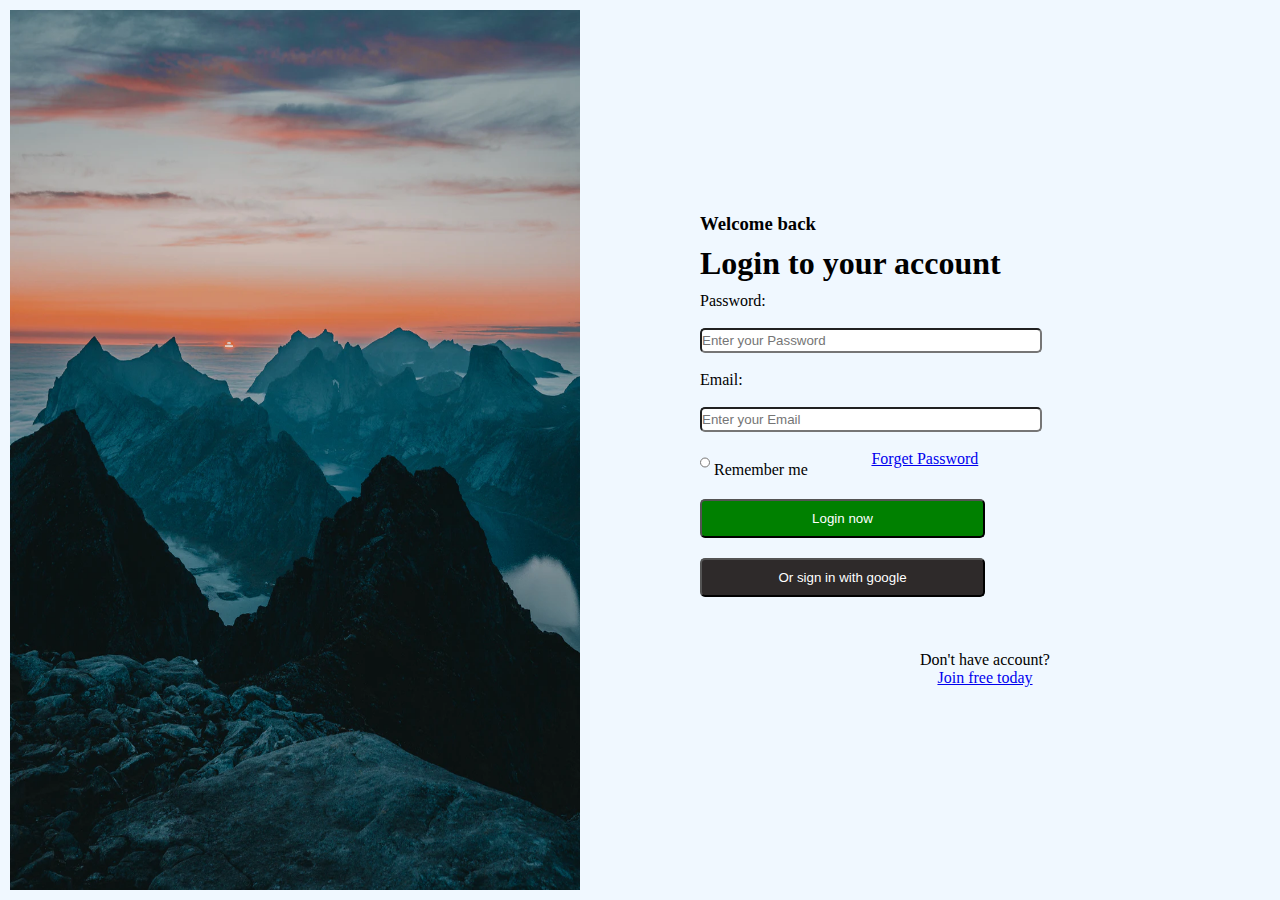
<file: index.html>
<!DOCTYPE html>
<html lang="en">

<head>
    <link rel="stylesheet" href="style.css">
    <script src="script.js"></script>
    <meta charset="UTF-8">
    <meta name="viewport" content="width=device-width, initial-scale=1.0">
    <title>Login Page</title>
</head>

<body>
    <div id="container">
        <div id="box1">
            <img src="image.png" alt="IMAGE">
        </div>
        <div id="box2">
            <h3>Welcome back</h3>
            <h1>Login to your account</h1>

            <form>
                <label for="pass">Password:</label><br>
                <input type="text" id="pass" name="pass" placeholder="Enter your Password"><br>

                <label for="pass">Email:</label><br>
                <input type="text" id="email" name="email" placeholder="Enter your Email"><br>

                <div id="box3">
                    <span>
                    <input type="radio" id="Remember" name="Remember">
                    <label for="Remember">Remember me</label>
                </span>

                    <a href="#">Forget Password</a><br>
                </div>

                <button id="login" onclick=verify()>Login now</button>

                <button id="sign-in">Or sign in with google</button>
                <br><br><br>

                <span>Don't have account? </span>
                <a href="#">Join free today</a>
            </form>
        </div>
    </div>
</body>



</html>
</file>
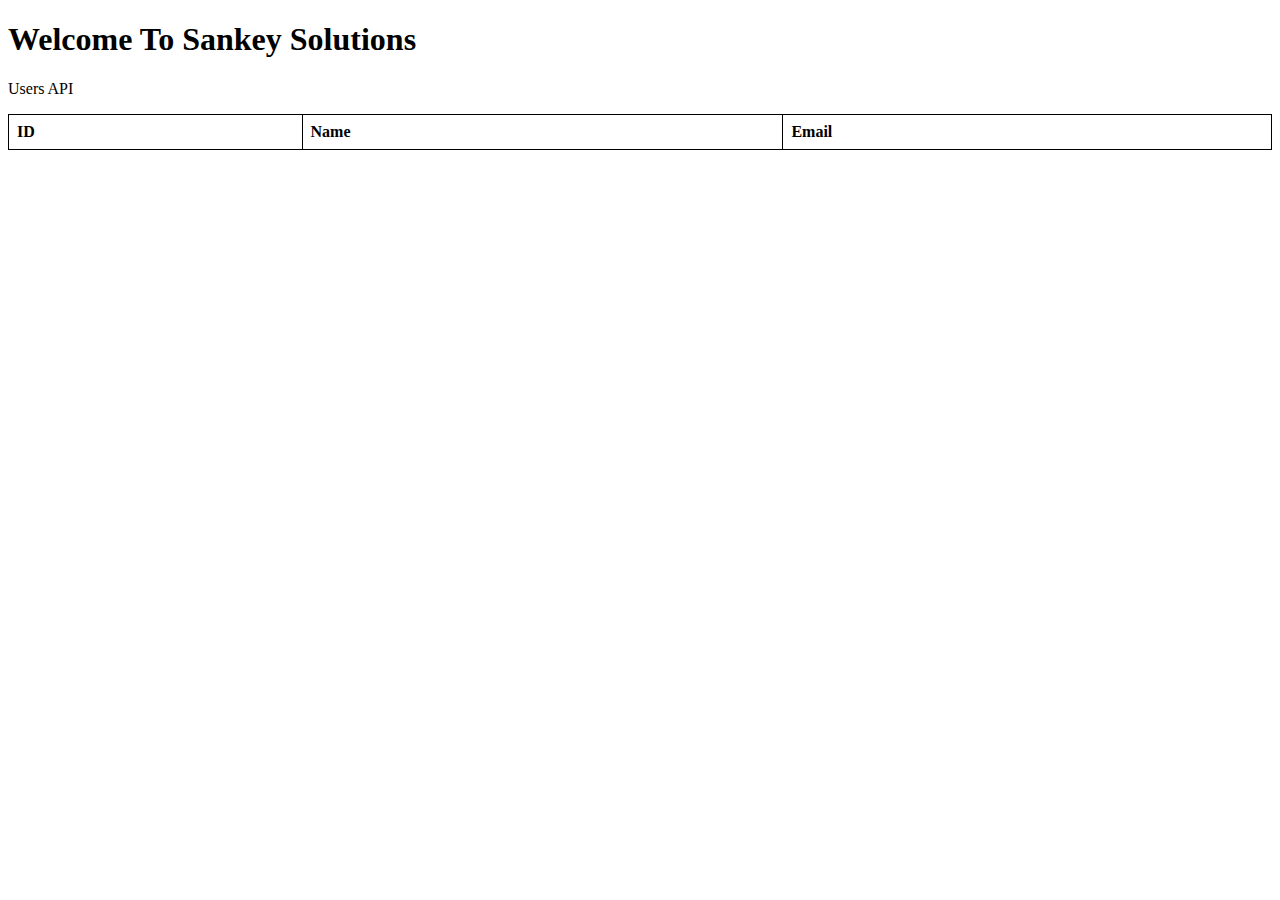
<file: welcome.html>
<!DOCTYPE html>
<html lang="en">
    <style>
        /* styles.css */
table {
    border: 1px solid black;
    border-collapse: collapse;
    width: 100%;
}

th, td {
    border: 1px solid black;
    padding: 8px;
    text-align: left;
}


    </style>
<head>
    <meta charset="UTF-8">
    <meta name="viewport" content="width=device-width, initial-scale=1.0">
    <title>Welcome Page</title>
</head>
<body>
    <h1>Welcome To Sankey Solutions</h1>
    <p>Users API</p>
    <table id="usersTable">
        <tr>
            <th>ID</th>
            <th>Name</th>
            <th>Email</th>
        </tr>
    </table>

    <script>
        fetch('https://jsonplaceholder.typicode.com/users')
            .then(response => response.json())
            .then(data => {
                const table = document.getElementById('usersTable');
                data.forEach(user => {
                    // Create a new row
                    const row = table.insertRow();
                    
                    // Insert cells for ID, Name, and Email
                    const cell1 = row.insertCell(0);
                    cell1.textContent = user.id;
                    
                    const cell2 = row.insertCell(1);
                    cell2.textContent = user.name;
                    
                    const cell3 = row.insertCell(2);
                    cell3.textContent = user.email;
                });
            })
            .catch(error => {
                console.log("Error ", error);
            });
    </script>
</body>

</html>
</file>
<file: style.css>
* {
    margin: 0;
    padding: 0;
    box-sizing: border-box;
  }
  body{
    background-color: aliceblue;
}
#container{
    display: flex;
    height: 100vh;
}
#box1{
    flex: 1;
    padding: 10px;

}
img{
    width: 100%;
    height: 100%;
}

#box2{
    display: flex;
    flex-direction: column;
    justify-content: center;
    /* align-items: center; */
    flex: 1; 
    padding: 10px;
    margin-left: 100px;
    text-align: center;
    height: 100vh;
    width: auto;
}
h1,h3{
    text-align: start;
    margin-bottom: 10px;
} 
form{
    display: flex;
    flex-direction: column;
    justify-content: center;
}

input{
    width: 60%;
    height: 25px;
    border-radius: 5px;
}

label{
    text-align: start;
}

#box3{
    display: flex;
    justify-content: space-between;
    width: 60%;

}
#Remember{
    width: 10px;
}
button{
    margin-top: 20px;
    padding: 10px;
    border-radius: 5px;
    width: 50%;
}

#login{
    background: green;
    color: white;
}
#sign-in{
    background: #2e2a2a;
    color: white;
}

@media (max-width: 832px) {
    #container {
        flex-direction: column;
    }

    #box1,#box2,#box3{
        margin: 5%;
        /* padding: 10px; */
    } img{
        display: none;
    }
}
</file>
